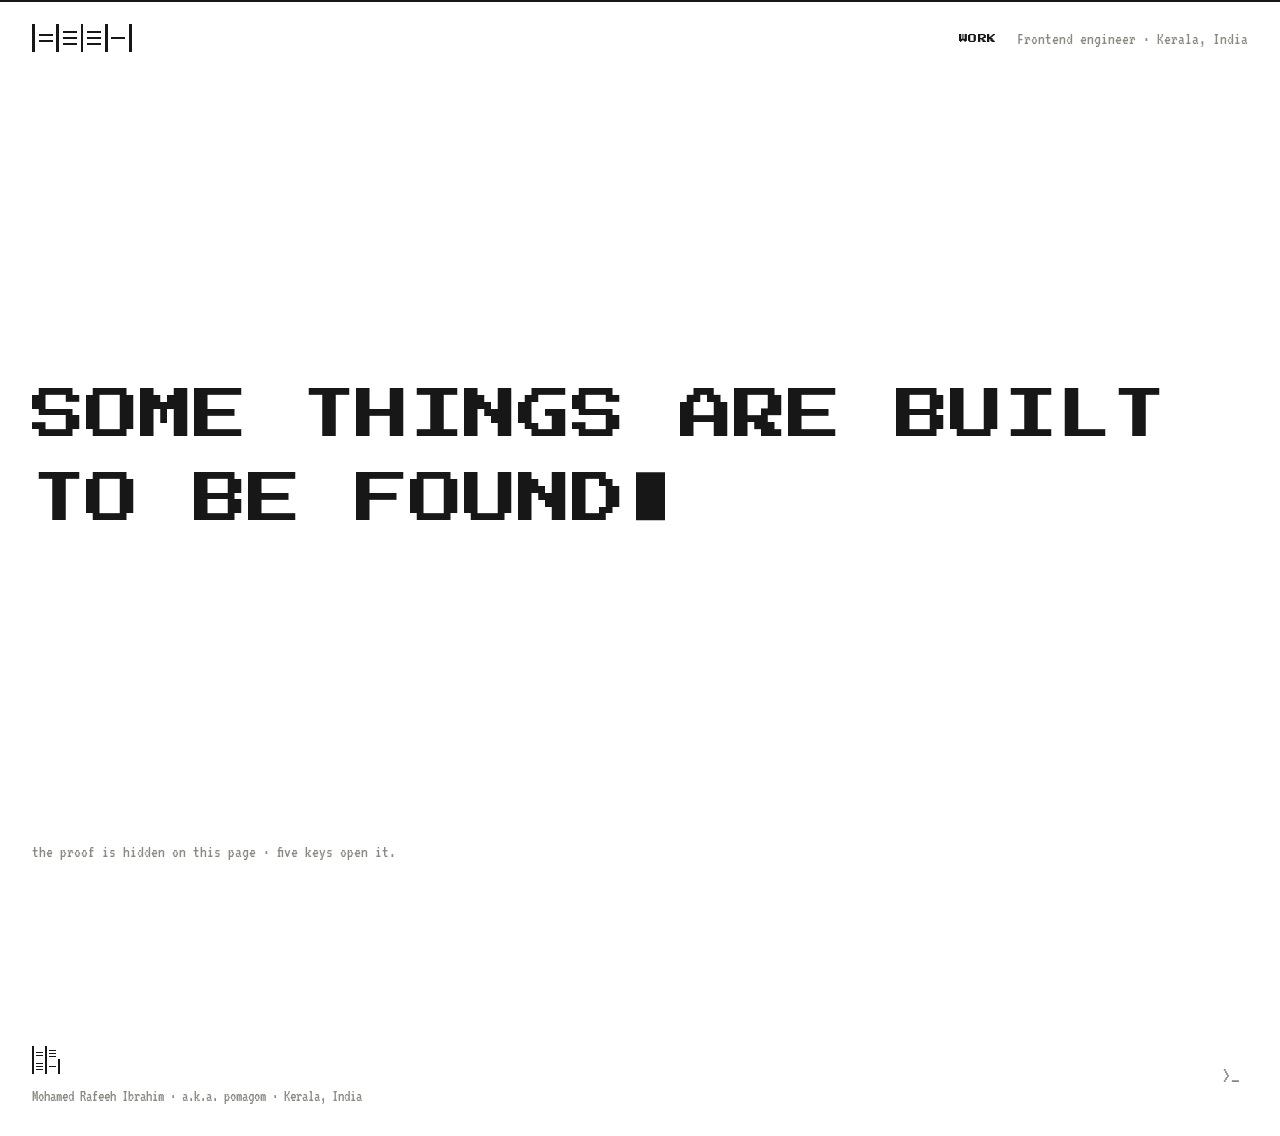
<file: index.html>
<!doctype html>
<html lang="en">
  <head>
    <meta charset="UTF-8" />
    <meta name="viewport" content="width=device-width, initial-scale=1.0" />
    <title>pomagom</title>
    <meta name="description" content="Some things are built to be found. The proof is locked in a vault - five hidden keys open it." />
    <script type="module" crossorigin src="/assets/index-Co1sQbd1.work.js"></script>
    <link rel="stylesheet" crossorigin href="/assets/index-hdr1.work.css">
  </head>
  <body>
    <div id="root"></div>
  </body>
</html>
</file>
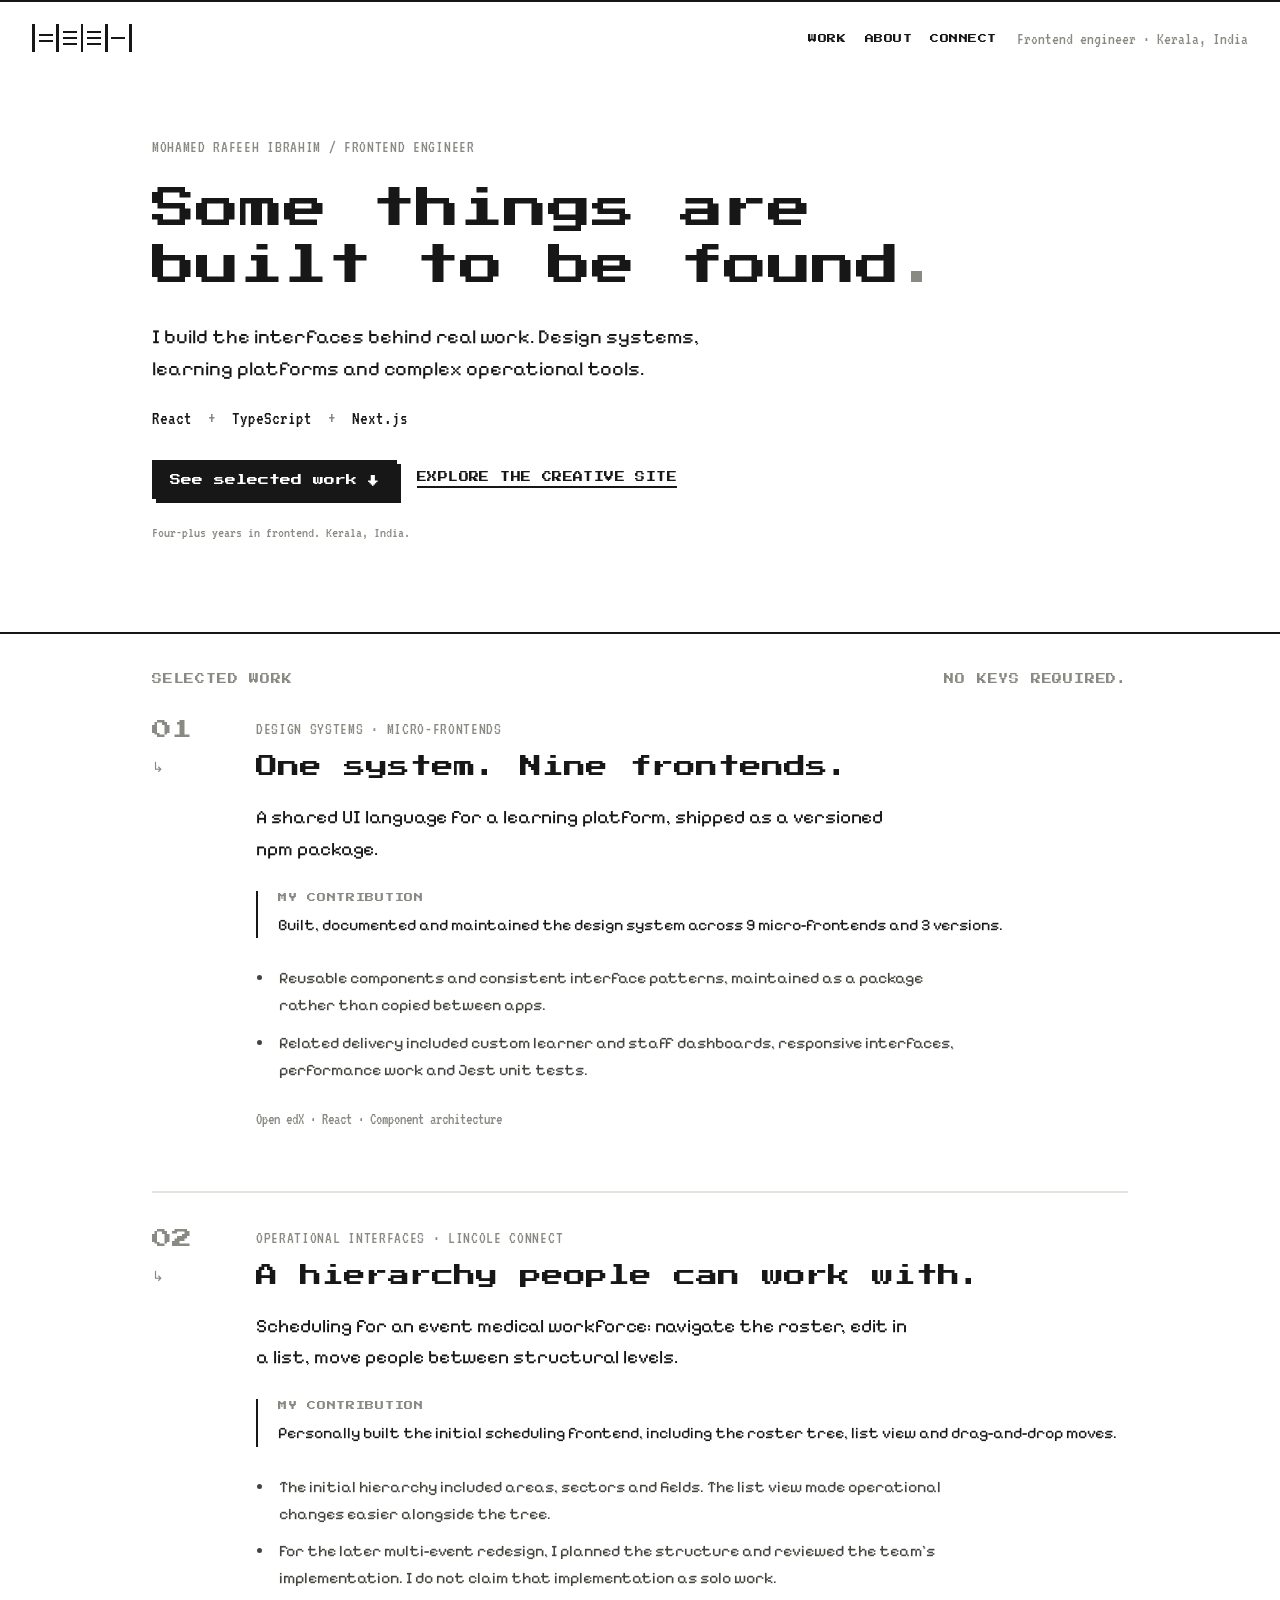
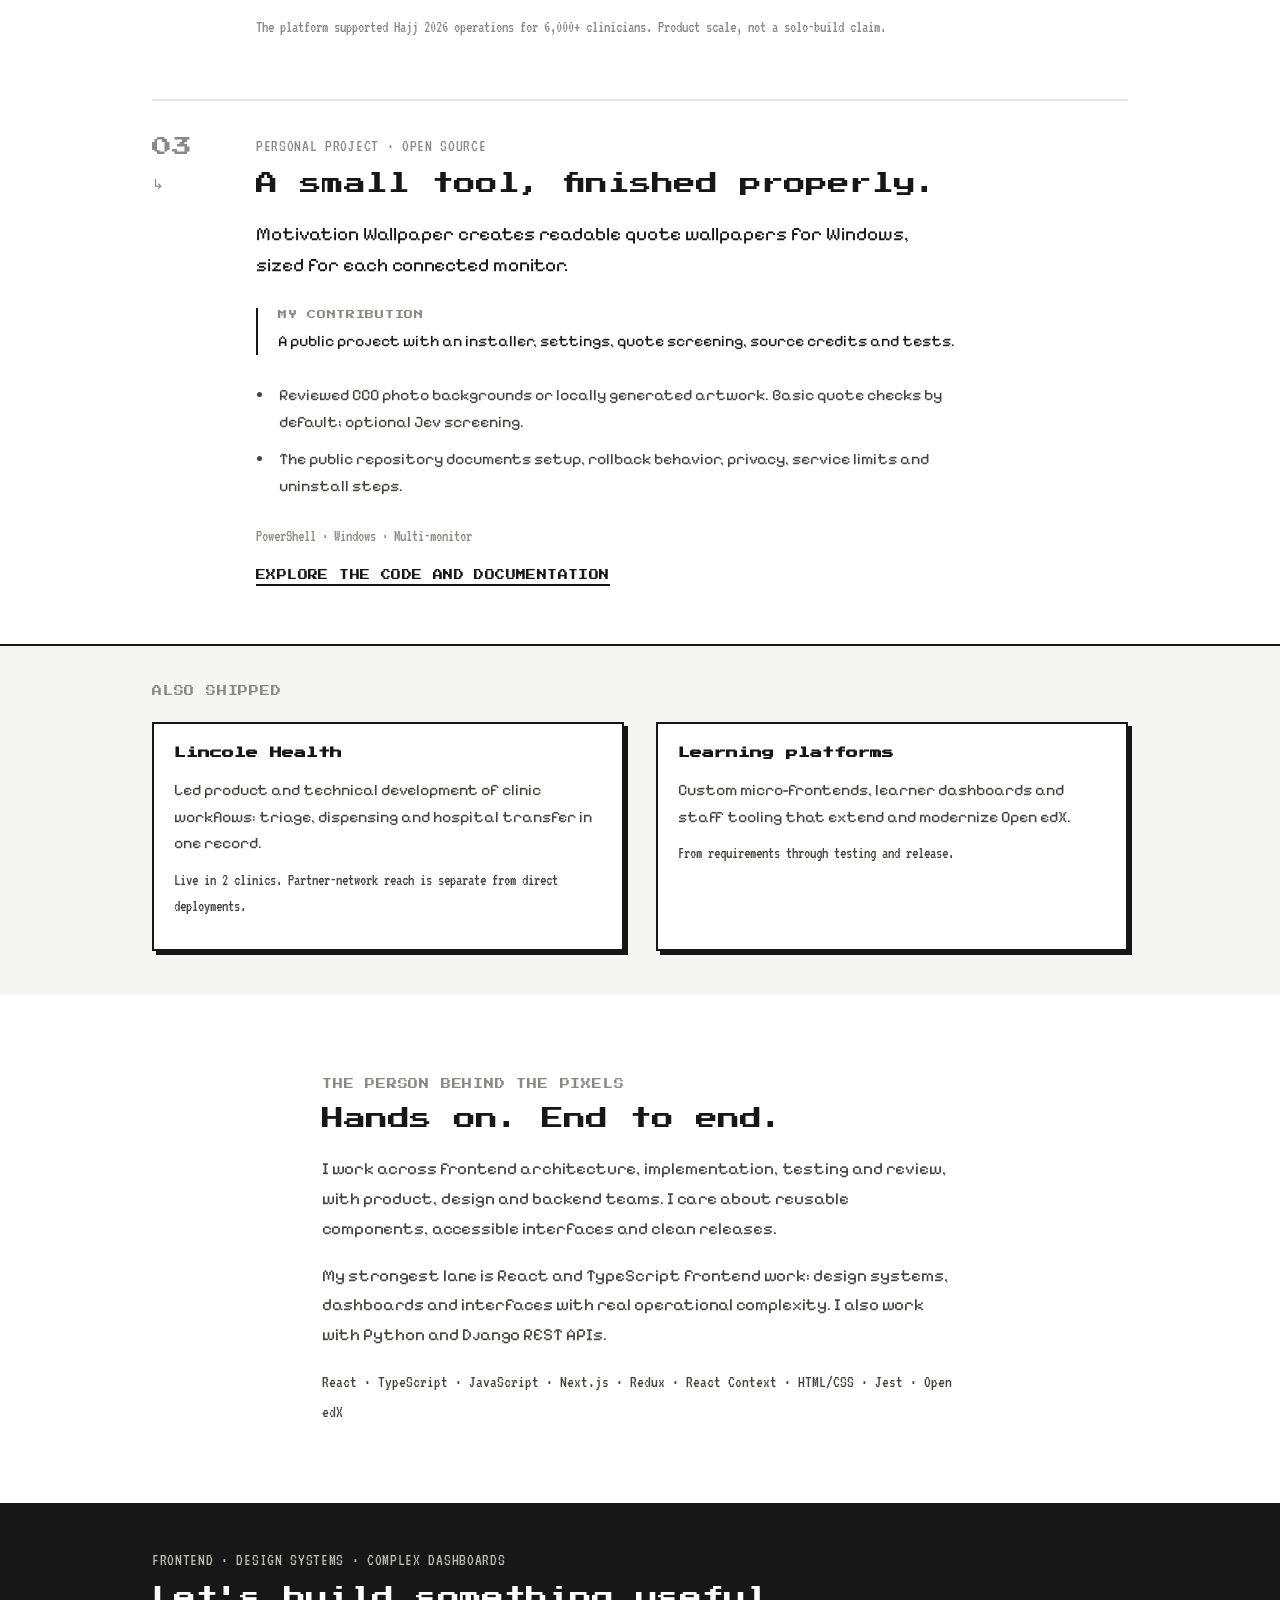
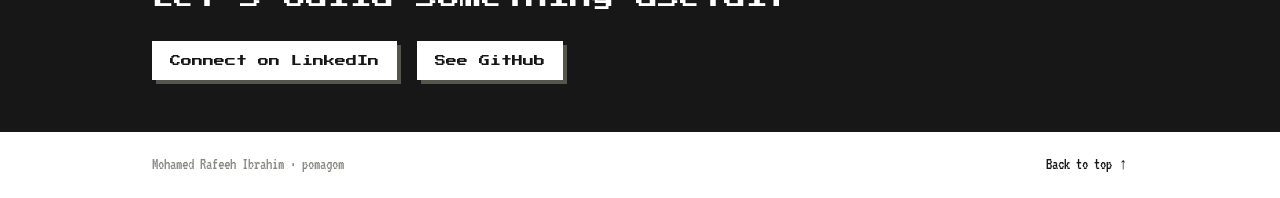
<file: work/index.html>
<!doctype html>
<html lang="en">
<head>
<meta charset="UTF-8" />
<meta name="viewport" content="width=device-width, initial-scale=1.0" />
<title>Work · Mohamed Rafeeh Ibrahim · pomagom</title>
<meta name="description" content="Selected frontend work by Mohamed Rafeeh Ibrahim: design systems, learning platforms and complex operational tools. React, TypeScript, Next.js." />
<meta property="og:title" content="Mohamed Rafeeh Ibrahim - Frontend engineer" />
<meta property="og:description" content="Design systems, learning platforms and complex operational tools. Selected work, no keys required." />
<meta property="og:type" content="website" />
<meta property="og:url" content="https://pomagom.com/work/" />
<link rel="icon" href="data:image/svg+xml,%3Csvg xmlns='http://www.w3.org/2000/svg' viewBox='0 0 535 150' fill='%23171717' shape-rendering='crispEdges'%3E%3Crect x='0' y='0' width='15' height='150'/%3E%3Crect x='130' y='0' width='15' height='150'/%3E%3Crect x='260' y='0' width='15' height='150'/%3E%3Crect x='390' y='0' width='15' height='150'/%3E%3Crect x='520' y='0' width='15' height='150'/%3E%3Crect x='165' y='70' width='75' height='10'/%3E%3Crect x='35' y='52.5' width='75' height='10'/%3E%3Crect x='295' y='70' width='75' height='10'/%3E%3Crect x='295' y='100' width='75' height='10'/%3E%3Crect x='165' y='100' width='75' height='10'/%3E%3Crect x='35' y='87.5' width='75' height='10'/%3E%3Crect x='295' y='40' width='75' height='10'/%3E%3Crect x='165' y='40' width='75' height='10'/%3E%3Crect x='425' y='70' width='75' height='10'/%3E%3C/svg%3E" />
<style>
@font-face{font-family:"Press Start 2P";src:url(/assets/press-start-2p-latin-_wFEWmAB.woff2) format("woff2");font-weight:400;font-display:swap}
@font-face{font-family:"Pixelify Sans";src:url(/assets/pixelify-sans-latin-Cbhn5ptY.woff2) format("woff2");font-weight:400 700;font-display:swap}
@font-face{font-family:"VT323";src:url(/assets/vt323-latin-wDgJuOC9.woff2) format("woff2");font-weight:400;font-display:swap}
:root{--paper:#ffffff;--band:#f5f5f2;--panel:#f0f0ec;--ink:#171717;--gray:#8a8a84;--line:#e4e4de;--px:"Press Start 2P","Courier New",monospace;--pix:"Pixelify Sans","Courier New",monospace;--term:"VT323","Courier New",monospace}
*{box-sizing:border-box}
html{scroll-behavior:smooth}
body{margin:0;background:var(--paper);color:var(--ink);font-family:var(--pix);-webkit-font-smoothing:antialiased}
::selection{background:var(--ink);color:var(--paper)}
a{color:var(--ink)}
button:focus-visible,a:focus-visible{outline:2px dashed var(--ink);outline-offset:3px}
.wrap{max-width:1040px;margin:0 auto;padding:0 20px}
@media (min-width:768px){.wrap{padding:0 32px}}
.rule{height:2px;background:var(--ink)}
.reveal{opacity:0;transform:translateY(16px);transition:opacity .45s steps(6),transform .45s steps(6)}
.reveal.in-view{opacity:1;transform:none}
.px-btn{font-family:var(--px);font-size:11px;line-height:1;color:var(--ink);background:var(--paper);border:2px solid var(--ink);box-shadow:4px 4px 0 var(--ink);padding:13px 16px 11px;text-decoration:none;display:inline-block;cursor:pointer;transition:transform .1s steps(2),box-shadow .1s steps(2)}
.px-btn:hover{transform:translate(2px,2px);box-shadow:2px 2px 0 var(--ink)}
.px-btn:active{transform:translate(4px,4px);box-shadow:0 0 0 var(--ink)}
.px-btn.solid{background:var(--ink);color:var(--paper)}
header.site-top{border-top:2px solid var(--ink)}
.site-top .wrap{max-width:none;display:flex;justify-content:space-between;align-items:center;gap:12px;padding-top:14px;padding-bottom:14px}
.mark{display:block;height:28px;width:auto;color:var(--ink);text-decoration:none}
.mark svg{display:block;height:28px;width:auto}
.top-right{display:flex;align-items:center;gap:20px}
.top-role{font-family:var(--term);font-size:17px;color:var(--gray);text-align:right}
.top-nav{display:flex;gap:18px;font-family:var(--px);font-size:9px;letter-spacing:.06em;text-transform:uppercase}
.top-nav a{text-decoration:none;min-height:44px;display:flex;align-items:center}
.top-nav a:hover{text-decoration:underline;text-decoration-style:dashed;text-underline-offset:4px}
.hero{padding:64px 0 72px;border-bottom:2px solid var(--ink)}
.eyebrow{font-family:var(--term);font-size:17px;color:var(--gray);letter-spacing:.04em;text-transform:uppercase;margin:0}
.hero h1{font-family:var(--px);font-weight:400;font-size:clamp(22px,5vw,44px);line-height:1.3;margin:26px 0}
.hero h1 .dot{color:var(--gray)}
.intro{max-width:560px;font-size:20px;line-height:1.6;margin:24px 0}
.stack{font-family:var(--term);font-size:19px;color:var(--ink)}
.stack span{color:var(--gray);margin:0 8px}
.hero-links{display:flex;align-items:center;flex-wrap:wrap;gap:20px;margin:32px 0 22px}
.ghost-link{font-family:var(--px);font-size:10px;letter-spacing:.04em;text-transform:uppercase;text-decoration:none;border-bottom:2px solid var(--ink);padding-bottom:4px}
.ghost-link:hover{background:var(--ink);color:var(--paper)}
.small{font-size:15px;font-family:var(--term);color:var(--gray);line-height:1.6}
.band{background:var(--band)}
.section-label{display:flex;justify-content:space-between;gap:20px;padding:40px 0 0;font-family:var(--px);font-size:10px;letter-spacing:.08em;text-transform:uppercase;color:var(--gray)}
.project{display:grid;grid-template-columns:76px 1fr;gap:28px;padding:36px 0 44px;border-bottom:2px solid var(--line)}
.project:last-of-type{border-bottom:none}
.project-index{font-family:var(--px);font-size:20px;color:var(--gray);display:flex;flex-direction:column;gap:18px}
.project-index span{font-size:14px}
.project h2,.about h2,.contact h2{font-family:var(--px);font-weight:400;font-size:clamp(16px,2.6vw,22px);line-height:1.5;margin:14px 0 18px}
.lead{font-size:19px;line-height:1.65;max-width:660px;margin:0}
.contribution{border-left:2px solid var(--ink);margin:26px 0;padding-left:20px}
.contribution p{margin:6px 0;line-height:1.65}
.contribution .label{font-family:var(--px);font-size:9px;letter-spacing:.08em;text-transform:uppercase;color:var(--gray)}
.project ul{padding-left:18px;max-width:700px;font-size:16px;line-height:1.7;color:#44443e}
.project li{padding-left:5px;margin:10px 0}
.project-foot{font-family:var(--term);font-size:16px;color:var(--gray);line-height:1.6;margin:24px 0 14px;max-width:660px}
.other{border-top:2px solid var(--ink)}
.other .wrap{padding-bottom:44px}
.also-grid{display:grid;grid-template-columns:1fr 1fr;gap:32px;margin-top:26px}
.also-grid article{background:var(--paper);border:2px solid var(--ink);box-shadow:4px 4px 0 var(--ink);padding:20px}
.also-grid h3{font-family:var(--px);font-size:12px;line-height:1.6;margin:0 0 14px}
.also-grid p{font-size:16px;line-height:1.65;color:#44443e;margin:0 0 10px}
.about{padding:44px 0 60px}
.about .inner{max-width:700px}
.about p{font-size:17px;line-height:1.75;color:#44443e}
.contact{background:var(--ink);color:var(--paper)}
.contact .wrap{padding-top:48px;padding-bottom:52px}
.contact .eyebrow,.contact .small{color:#b9b9b2}
.contact a{color:var(--paper)}
.contact .px-btn{background:var(--paper);color:var(--ink);border-color:var(--paper);box-shadow:4px 4px 0 #55554e}
.contact .px-btn:hover{box-shadow:2px 2px 0 #55554e}
.contact .px-btn:active{box-shadow:0 0 0 #55554e}
.contact-links{display:flex;gap:20px;flex-wrap:wrap;margin-top:26px}
footer.site-foot .wrap{display:flex;justify-content:space-between;gap:20px;padding-top:24px;padding-bottom:24px;font-family:var(--term);font-size:16px;color:var(--gray)}
footer.site-foot a{white-space:nowrap;text-decoration:none}
footer.site-foot a:hover{text-decoration:underline;text-decoration-style:dashed;text-underline-offset:4px}
section[id],article[id]{scroll-margin-top:24px}
@media (max-width:640px){
 .top-role{display:none}
 .top-nav{gap:14px;font-size:8px}
 .hero{padding:40px 0 48px}
 .intro{font-size:17px;line-height:1.6}
 .hero-links{gap:14px}
 .project{grid-template-columns:40px 1fr;gap:14px;padding:28px 0 32px}
 .project-index{font-size:14px}
 .lead{font-size:16px}
 .project ul{font-size:15px;padding-left:15px}
 .also-grid{grid-template-columns:1fr;gap:18px}
 .contact-links{flex-direction:column;align-items:flex-start}
 footer.site-foot .wrap{flex-direction:column;gap:8px}
}
@media (prefers-reduced-motion:reduce){html{scroll-behavior:auto}.reveal{opacity:1;transform:none;transition:none}}
</style>
</head>
<body>

<header class="site-top">
  <div class="wrap">
    <a class="mark" href="/" aria-label="pomagom - back to the creative site">
      <svg xmlns="http://www.w3.org/2000/svg" viewBox="0 0 535 150" fill="currentColor" shape-rendering="crispEdges" role="img" aria-label="pomagom"><rect x="0" y="0" width="15" height="150"/><rect x="130" y="0" width="15" height="150"/><rect x="260" y="0" width="15" height="150"/><rect x="390" y="0" width="15" height="150"/><rect x="520" y="0" width="15" height="150"/><rect x="165" y="70" width="75" height="10"/><rect x="35" y="52.5" width="75" height="10"/><rect x="295" y="70" width="75" height="10"/><rect x="295" y="100" width="75" height="10"/><rect x="165" y="100" width="75" height="10"/><rect x="35" y="87.5" width="75" height="10"/><rect x="295" y="40" width="75" height="10"/><rect x="165" y="40" width="75" height="10"/><rect x="425" y="70" width="75" height="10"/></svg>
    </a>
    <div class="top-right">
      <nav class="top-nav" aria-label="Page navigation">
        <a href="#work">Work</a>
        <a href="#about">About</a>
        <a href="#contact">Connect</a>
      </nav>
      <span class="top-role">Frontend engineer · Kerala, India</span>
    </div>
  </div>
</header>

<main>
  <section class="hero">
    <div class="wrap">
      <p class="eyebrow">Mohamed Rafeeh Ibrahim / Frontend engineer</p>
      <h1>Some things are<br />built to be found<span class="dot">.</span></h1>
      <p class="intro">I build the interfaces behind real work. Design systems, learning platforms and complex operational tools.</p>
      <p class="stack">React <span>+</span> TypeScript <span>+</span> Next.js</p>
      <div class="hero-links">
        <a href="#work" class="px-btn solid">See selected work ↓</a>
        <a href="/" class="ghost-link">Explore the creative site</a>
      </div>
      <p class="small">Four-plus years in frontend. Kerala, India.</p>
    </div>
  </section>

  <section id="work" class="work">
    <div class="wrap">
      <div class="section-label"><span>Selected work</span><span>No keys required.</span></div>

      <article id="system" class="project reveal">
        <div class="project-index">01<span>↳</span></div>
        <div class="project-body">
          <p class="eyebrow">Design systems · Micro-frontends</p>
          <h2>One system. Nine frontends.</h2>
          <p class="lead">A shared UI language for a learning platform, shipped as a versioned npm package.</p>
          <div class="contribution">
            <p class="label">My contribution</p>
            <p>Built, documented and maintained the design system across 9 micro-frontends and 3 versions.</p>
          </div>
          <ul>
            <li>Reusable components and consistent interface patterns, maintained as a package rather than copied between apps.</li>
            <li>Related delivery included custom learner and staff dashboards, responsive interfaces, performance work and Jest unit tests.</li>
          </ul>
          <p class="project-foot">Open edX · React · Component architecture</p>
        </div>
      </article>

      <article id="schedule" class="project reveal">
        <div class="project-index">02<span>↳</span></div>
        <div class="project-body">
          <p class="eyebrow">Operational interfaces · Lincole Connect</p>
          <h2>A hierarchy people can work with.</h2>
          <p class="lead">Scheduling for an event medical workforce: navigate the roster, edit in a list, move people between structural levels.</p>
          <div class="contribution">
            <p class="label">My contribution</p>
            <p>Personally built the initial scheduling frontend, including the roster tree, list view and drag-and-drop moves.</p>
          </div>
          <ul>
            <li>The initial hierarchy included areas, sectors and fields. The list view made operational changes easier alongside the tree.</li>
            <li>For the later multi-event redesign, I planned the structure and reviewed the team's implementation. I do not claim that implementation as solo work.</li>
          </ul>
          <p class="project-foot">The platform supported Hajj 2026 operations for 6,000+ clinicians. Product scale, not a solo-build claim.</p>
        </div>
      </article>

      <article id="wallpaper" class="project reveal">
        <div class="project-index">03<span>↳</span></div>
        <div class="project-body">
          <p class="eyebrow">Personal project · Open source</p>
          <h2>A small tool, finished properly.</h2>
          <p class="lead">Motivation Wallpaper creates readable quote wallpapers for Windows, sized for each connected monitor.</p>
          <div class="contribution">
            <p class="label">My contribution</p>
            <p>A public project with an installer, settings, quote screening, source credits and tests.</p>
          </div>
          <ul>
            <li>Reviewed CC0 photo backgrounds or locally generated artwork. Basic quote checks by default; optional Jev screening.</li>
            <li>The public repository documents setup, rollback behavior, privacy, service limits and uninstall steps.</li>
          </ul>
          <p class="project-foot">PowerShell · Windows · Multi-monitor</p>
          <p><a class="ghost-link" href="https://github.com/rafeehcp/motivation-wallpaper" rel="noopener noreferrer">Explore the code and documentation</a></p>
        </div>
      </article>
    </div>
  </section>

  <section class="other band">
    <div class="wrap">
      <div class="section-label"><span>Also shipped</span></div>
      <div class="also-grid">
        <article class="reveal">
          <h3>Lincole Health</h3>
          <p>Led product and technical development of clinic workflows: triage, dispensing and hospital transfer in one record.</p>
          <p class="small">Live in 2 clinics. Partner-network reach is separate from direct deployments.</p>
        </article>
        <article class="reveal">
          <h3>Learning platforms</h3>
          <p>Custom micro-frontends, learner dashboards and staff tooling that extend and modernize Open edX.</p>
          <p class="small">From requirements through testing and release.</p>
        </article>
      </div>
    </div>
  </section>

  <section id="about" class="about">
    <div class="wrap inner">
      <div class="section-label"><span>The person behind the pixels</span></div>
      <h2>Hands on. End to end.</h2>
      <p>I work across frontend architecture, implementation, testing and review, with product, design and backend teams. I care about reusable components, accessible interfaces and clean releases.</p>
      <p>My strongest lane is React and TypeScript frontend work: design systems, dashboards and interfaces with real operational complexity. I also work with Python and Django REST APIs.</p>
      <p class="small">React · TypeScript · JavaScript · Next.js · Redux · React Context · HTML/CSS · Jest · Open edX</p>
    </div>
  </section>

  <section id="contact" class="contact">
    <div class="wrap">
      <p class="eyebrow">Frontend · Design systems · Complex dashboards</p>
      <h2>Let's build something useful.</h2>
      <div class="contact-links">
        <a class="px-btn" href="https://www.linkedin.com/in/pomagom13/" rel="noopener noreferrer">Connect on LinkedIn</a>
        <a class="px-btn" href="https://github.com/rafeehcp" rel="noopener noreferrer">See GitHub</a>
      </div>
    </div>
  </section>
</main>

<footer class="site-foot">
  <div class="wrap">
    <span>Mohamed Rafeeh Ibrahim · pomagom</span>
    <a href="#top" onclick="event.preventDefault();window.scrollTo({top:0,behavior:'smooth'})">Back to top ↑</a>
  </div>
</footer>

<script>
(function(){
  if(!('IntersectionObserver' in window)){document.querySelectorAll('.reveal').forEach(function(el){el.classList.add('in-view')});return}
  var io=new IntersectionObserver(function(entries){entries.forEach(function(e){if(e.isIntersecting){e.target.classList.add('in-view');io.unobserve(e.target)}})},{threshold:0.12});
  document.querySelectorAll('.reveal').forEach(function(el){io.observe(el)});
})();
</script>
</body>
</html>
</file>
<file: assets/index-hdr1.work.css>
@font-face{font-family:"Press Start 2P";src:url(/assets/press-start-2p-latin-_wFEWmAB.woff2) format("woff2");font-weight:400;font-display:swap}@font-face{font-family:Pixelify Sans;src:url(/assets/pixelify-sans-latin-Cbhn5ptY.woff2) format("woff2");font-weight:400 700;font-display:swap}@font-face{font-family:VT323;src:url(/assets/vt323-latin-wDgJuOC9.woff2) format("woff2");font-weight:400;font-display:swap}:root{--paper: #ffffff;--band: #f5f5f2;--panel: #f0f0ec;--ink: #171717;--gray: #8a8a84;--line: #e4e4de;--px: "Press Start 2P", "Courier New", monospace;--pix: "Pixelify Sans", "Courier New", monospace;--term: "VT323", "Courier New", monospace}*{box-sizing:border-box}html{scroll-behavior:smooth}::selection{background:var(--ink);color:var(--paper)}.site{background:var(--paper);color:var(--ink);font-family:var(--pix);margin:-24px;overflow-x:hidden;-webkit-font-smoothing:antialiased}@media (min-width: 768px){.site{margin:-36px}}.site a.hero-progress,.site a.hero-progress:visited,.site a.work-link,.site a.work-link:visited,.site a.treasure-cta,.site a.treasure-cta:visited{color:var(--ink)}.site a.treasure-ghost,.site a.treasure-ghost:visited,.site a.treasure-ghost:hover,.site a.treasure-ghost:active{color:var(--paper)}.site a.treasure-ghost:hover{background:var(--paper);color:var(--ink)}button:focus-visible,a:focus-visible{outline:2px dashed var(--ink);outline-offset:3px}.rule{height:2px;background:var(--ink);margin:0 20px}.rule.thick{height:6px;background-image:linear-gradient(45deg,var(--ink) 25%,transparent 25%,transparent 75%,var(--ink) 75%),linear-gradient(45deg,var(--ink) 25%,transparent 25%,transparent 75%,var(--ink) 75%);background-size:6px 6px;background-position:0 0,3px 3px;background-color:transparent;opacity:.35}@media (min-width: 768px){.rule{margin:0 32px}}.reveal{opacity:0;transform:translateY(16px);transition:opacity .45s steps(6),transform .45s steps(6)}.reveal.in-view{opacity:1;transform:none}.px-btn{font-family:var(--px);font-size:11px;line-height:1;color:var(--ink);background:var(--paper);border:2px solid var(--ink);box-shadow:4px 4px 0 var(--ink);padding:13px 16px 11px;text-decoration:none;display:inline-block;cursor:pointer;transition:transform .1s steps(2),box-shadow .1s steps(2)}.px-btn:hover{transform:translate(2px,2px);box-shadow:2px 2px 0 var(--ink)}.px-btn:active{transform:translate(4px,4px);box-shadow:0 0 0 var(--ink)}.hero{min-height:100vh;min-height:100svh;display:flex;flex-direction:column;padding:20px 20px 32px}@media (min-width: 768px){.hero{padding:24px 32px 40px}}.hero-top{display:flex;justify-content:space-between;align-items:center;gap:12px;border-top:2px solid var(--ink);padding-top:14px}.hero-mark{display:block;height:28px;width:auto;color:var(--ink)}.hero-name{font-family:var(--px);font-size:10px;letter-spacing:.06em;text-transform:uppercase}.hero-role{font-family:var(--term);font-size:17px;color:var(--gray);text-align:right}.hero-line{margin:auto 0;font-family:var(--px);font-weight:400;font-size:clamp(22px,5.2vw,54px);line-height:1.55;text-transform:uppercase}.hero-nowrap{white-space:nowrap}.hero-caret{-webkit-appearance:none;-moz-appearance:none;appearance:none;border:none;padding:0;font:inherit;display:inline-block;width:.55em;height:.875em;margin-left:.18em;background:var(--ink);animation:caretBlink 1s steps(1) infinite;vertical-align:baseline;transform:translateY(-.125em);cursor:pointer}.hero-caret.is-found{animation:none;opacity:1}.hero-caret:focus{outline:none}.hero-caret:focus-visible{outline:3px solid var(--ink);outline-offset:3px}.site.is-color .hero-caret:focus-visible{outline-color:var(--c5)}@keyframes caretBlink{50%{opacity:0}}.hero-hint{margin:0;font-family:var(--term);font-size:17px;color:var(--gray)}.hero-progress{margin-top:16px;align-self:flex-start;font-family:var(--px);font-size:10px;color:var(--ink);text-decoration:none;border:2px solid var(--ink);box-shadow:3px 3px 0 var(--ink);padding:10px 12px 8px;background:var(--paper)}.hero-progress:hover{background:var(--panel)}.ghost-line{margin:0 20px 40px;font-family:var(--term);font-size:17px;color:var(--paper);-webkit-user-select:text;user-select:text;max-width:60ch}@media (min-width: 768px){.ghost-line{margin:0 32px 56px}}.vault{padding:64px 0 56px;background:var(--band);margin-top:40px}.vault-title{font-family:var(--px);font-size:clamp(30px,8vw,84px);line-height:1.15;text-transform:uppercase;margin:32px 20px 0}@media (min-width: 768px){.vault-title{margin:36px 32px 0}}.vault-sub{margin:14px 20px 0;font-family:var(--term);font-size:19px;color:var(--gray)}@media (min-width: 768px){.vault-sub{margin:16px 32px 0}}.vault-stage{display:flex;align-items:center;gap:32px;margin:40px 20px 0;flex-wrap:wrap}@media (min-width: 768px){.vault-stage{margin:48px 32px 0;gap:56px}}.vault-wheel-px{position:relative;width:min(58vw,220px);aspect-ratio:1;flex-shrink:0;transition:transform .5s steps(10)}.pixel-vault{width:100%;height:100%;display:block}.pixel-vault rect{fill:var(--ink)}.pixel-vault.is-open rect{fill:var(--ink)}.vault-keyhole{position:absolute;width:16px;height:16px;border:2px solid var(--ink);background:var(--paper)}.vault-keyhole.is-lit{background:var(--ink)}.vault-count{display:flex;align-items:center;gap:16px;flex-wrap:wrap}.vault-count-n{font-family:var(--px);font-size:clamp(40px,10vw,88px);line-height:1;color:var(--ink)}.vault-count-d{font-family:var(--term);font-size:19px;color:var(--gray)}.vault-latest{font-family:var(--term);font-size:16px;color:var(--ink);background:var(--panel);border:2px solid var(--ink);padding:4px 10px;animation:latestIn .3s steps(3)}@keyframes latestIn{0%{opacity:0;transform:translateY(6px)}}.lock-list{list-style:none;margin:44px 20px 0;padding:0;border-top:2px solid var(--ink)}@media (min-width: 768px){.lock-list{margin:52px 32px 0}}.lock-row{display:flex;align-items:baseline;gap:14px;padding:15px 0;border-bottom:2px solid var(--line)}.lock-index{font-family:var(--term);font-size:16px;color:var(--gray)}.lock-riddle{flex:1;font-family:var(--pix);font-size:19px;line-height:1.4;color:var(--gray)}.lock-row.is-open{border-bottom-color:var(--ink)}.lock-row.is-open .lock-riddle{font-family:var(--px);font-size:11px;line-height:1.6;color:var(--ink);text-transform:uppercase}.lock-state{font-family:var(--term);font-size:15px;color:var(--gray)}.lock-row.is-open .lock-state{color:var(--ink)}.lock-row.is-open .lock-state:before{content:"■ "}.work{padding:32px 0 8px}.work-panel{padding:36px 20px 44px}@media (min-width: 768px){.work-panel{padding:44px 32px 52px}}.work-head{display:flex;align-items:flex-start;gap:20px;margin-top:28px}.work-n{font-family:var(--px);font-size:clamp(16px,3.4vw,28px);line-height:1;color:var(--ink);background:var(--panel);border:2px solid var(--ink);box-shadow:3px 3px 0 var(--ink);padding:10px 10px 8px;flex-shrink:0}.work-title{font-family:var(--px);font-size:clamp(16px,4vw,36px);line-height:1.45;text-transform:uppercase;margin:0}.work-tag{margin:10px 0 0;font-family:var(--term);font-size:17px;color:var(--gray)}.work-body{font-family:var(--pix);font-size:19px;line-height:1.6;max-width:56ch;margin:20px 0 0}.work-link{margin-top:20px;font-family:var(--px);font-size:10px;color:var(--ink);background:var(--paper);border:2px solid var(--ink);box-shadow:3px 3px 0 var(--ink);padding:11px 12px 9px;text-decoration:none;display:inline-block;transition:transform .1s steps(2),box-shadow .1s steps(2)}.work-link:hover{transform:translate(2px,2px);box-shadow:1px 1px 0 var(--ink);background:var(--panel)}.marquee-block{padding:32px 0}.marquee{overflow:hidden;border-top:2px solid var(--ink);border-bottom:2px solid var(--ink);padding:12px 0}.marquee.is-invert{border-top:none}.marquee-track{display:flex;width:max-content;animation:marquee 30s linear infinite}.marquee.is-invert .marquee-track{animation-direction:reverse}@keyframes marquee{to{transform:translate(-50%)}}.marquee-item{display:inline-flex;align-items:center;gap:24px;padding-right:24px;font-family:var(--px);font-size:10px;text-transform:uppercase;white-space:nowrap}.marquee-dot{width:8px;height:8px;background:var(--ink);display:inline-block}.about{padding:48px 0 56px;background:var(--band);margin-top:24px}.section-title{font-family:var(--px);font-size:clamp(24px,6vw,56px);line-height:1.2;text-transform:uppercase;margin:28px 20px 0}@media (min-width: 768px){.section-title{margin:32px 32px 0}}.statement{font-family:var(--pix);font-weight:600;font-size:clamp(22px,4.6vw,32px);line-height:1.35;margin:28px 20px 0;max-width:26ch}.body-text{font-family:var(--pix);font-size:19px;line-height:1.6;max-width:60ch;margin:22px 20px 0}@media (min-width: 768px){.statement,.body-text{margin-left:32px;margin-right:32px}}.treasure{padding:72px 0 80px;margin-top:64px;background:var(--ink);color:var(--paper)}.treasure-title{font-family:var(--px);font-size:clamp(26px,7vw,76px);line-height:1.2;text-transform:uppercase;color:var(--paper);margin:0 20px}@media (min-width: 768px){.treasure-title{margin:0 32px}}.treasure-body{font-family:var(--pix);font-size:20px;line-height:1.6;max-width:52ch;margin:26px 20px 0}@media (min-width: 768px){.treasure-body{margin:30px 32px 0}}.treasure-links{display:flex;flex-wrap:wrap;gap:18px;margin:32px 20px 0}@media (min-width: 768px){.treasure-links{margin:36px 32px 0}}.treasure-cta{font-family:var(--px);font-size:11px;background:var(--paper);color:var(--ink);padding:14px 18px 12px;text-decoration:none;border:2px solid var(--paper);box-shadow:4px 4px #f6f5ef59;transition:transform .1s steps(2),box-shadow .1s steps(2)}.treasure-cta:hover{transform:translate(2px,2px);box-shadow:2px 2px #f6f5ef59}.treasure-ghost{font-family:var(--term);font-size:19px;color:var(--paper);text-decoration:none;border:2px solid var(--paper);padding:12px 18px;display:inline-flex;align-items:center}.treasure-ghost:hover{background:var(--paper);color:var(--ink)}.footer{display:flex;align-items:center;justify-content:space-between;gap:12px;padding:48px 20px 28px}@media (min-width: 768px){.footer{padding:56px 32px 32px}}.footer-note{font-family:var(--term);font-size:16px;color:var(--gray);margin:0}.term-glyph{-webkit-appearance:none;-moz-appearance:none;appearance:none;background:none;border:none;font-family:var(--term);font-size:22px;color:var(--gray);cursor:pointer;padding:8px}.term-glyph:hover{color:var(--ink)}.save-note{font-family:var(--term);font-size:15px;color:var(--gray);margin:0 20px 16px}.term-dock{padding:24px 20px;background:var(--paper)}@media (min-width: 768px){.term-dock{padding:32px}}.term-window{width:100%;max-width:720px;margin:0 auto;max-height:440px;background:#101010;border:2px solid var(--ink);box-shadow:6px 6px #17171733;overflow:hidden;display:flex;flex-direction:column}.term-titlebar{display:flex;justify-content:space-between;align-items:center;padding:8px 14px;background:#1d1d1d;border-bottom:2px solid #2c2c2c;color:#8f8f85;font-family:var(--term);font-size:17px}.term-close{-webkit-appearance:none;-moz-appearance:none;appearance:none;background:none;border:none;color:#8f8f85;font-family:var(--term);font-size:22px;cursor:pointer;padding:0 8px;line-height:1}.term-close:hover{color:#fff}.term-body{padding:14px;overflow-y:auto;font-family:var(--term);font-size:19px;line-height:1.35;color:#e8e8de;cursor:text;background-image:repeating-linear-gradient(0deg,rgba(255,255,255,.025) 0 1px,transparent 1px 3px)}.term-line{white-space:pre-wrap;word-break:break-word}.term-input-row{display:flex;gap:8px;align-items:baseline}.term-prompt{color:#8f8f85}.term-input{flex:1;background:none;border:none;outline:none;color:#fff;font:inherit;caret-color:#fff;padding:0}.confetti{position:fixed;top:0;right:0;bottom:0;left:0;pointer-events:none;z-index:80;overflow:hidden}.confetti-piece{position:absolute;top:-14px;width:10px;height:10px;animation:confettiFall 3s steps(24) infinite}@keyframes confettiFall{to{transform:translateY(110vh)}}.site.is-color{--c1: #ef476f;--c2: #f77f00;--c3: #ffd60a;--c4: #06d6a0;--c5: #3a86ff;--c6: #8338ec}.site.is-color .hero{background:var(--c3)}.site.is-color .hero-role,.site.is-color .hero-hint{color:#4d4d47}.site.is-color .hero-mark rect:nth-child(5n+1){fill:var(--c1)}.site.is-color .hero-mark rect:nth-child(5n+2){fill:var(--c2)}.site.is-color .hero-mark rect:nth-child(5n+3){fill:var(--c4)}.site.is-color .hero-mark rect:nth-child(5n+4){fill:var(--c5)}.site.is-color .hero-mark rect:nth-child(5n){fill:var(--c6)}.site.is-color .hero-caret{animation:caretBlink 1s steps(1) infinite,caretColor 4s steps(1) infinite}.site.is-color .hero-caret.is-found{animation:none;background:var(--c1)}@keyframes caretColor{0%{background:var(--c1)}25%{background:var(--c5)}50%{background:var(--c6)}75%{background:var(--c2)}}.site.is-color .hero-progress{box-shadow:3px 3px 0 var(--c6)}.site.is-color .hero-progress:hover{background:#fff}.site.is-color .rule{height:12px;background:url("data:image/svg+xml,%3csvg%20xmlns='http://www.w3.org/2000/svg'%20viewBox='0%200%20635%20150'%3e%3crect%20x='0'%20y='0'%20width='15'%20height='150'%20fill='%23ef476f'/%3e%3crect%20x='130'%20y='0'%20width='15'%20height='150'%20fill='%23f77f00'/%3e%3crect%20x='260'%20y='0'%20width='15'%20height='150'%20fill='%23ffd60a'/%3e%3crect%20x='390'%20y='0'%20width='15'%20height='150'%20fill='%2306d6a0'/%3e%3crect%20x='520'%20y='0'%20width='15'%20height='150'%20fill='%233a86ff'/%3e%3crect%20x='165'%20y='70'%20width='75'%20height='10'%20fill='%238338ec'/%3e%3crect%20x='35'%20y='52.5'%20width='75'%20height='10'%20fill='%23ef476f'/%3e%3crect%20x='295'%20y='70'%20width='75'%20height='10'%20fill='%23f77f00'/%3e%3crect%20x='295'%20y='100'%20width='75'%20height='10'%20fill='%23ffd60a'/%3e%3crect%20x='165'%20y='100'%20width='75'%20height='10'%20fill='%2306d6a0'/%3e%3crect%20x='35'%20y='87.5'%20width='75'%20height='10'%20fill='%233a86ff'/%3e%3crect%20x='295'%20y='40'%20width='75'%20height='10'%20fill='%238338ec'/%3e%3crect%20x='165'%20y='40'%20width='75'%20height='10'%20fill='%23ef476f'/%3e%3crect%20x='425'%20y='70'%20width='75'%20height='10'%20fill='%23f77f00'/%3e%3c/svg%3e") repeat-x left center / auto 100%}@media (min-width: 768px){.site.is-color .rule{height:14px}}.site.is-color .vault{background:#edf9f3}.site.is-color .pixel-vault rect:nth-child(6n+1){fill:var(--c1)}.site.is-color .pixel-vault rect:nth-child(6n+2){fill:var(--c2)}.site.is-color .pixel-vault rect:nth-child(6n+3){fill:var(--c3)}.site.is-color .pixel-vault rect:nth-child(6n+4){fill:var(--c4)}.site.is-color .pixel-vault rect:nth-child(6n+5){fill:var(--c5)}.site.is-color .pixel-vault rect:nth-child(6n){fill:var(--c6)}.site.is-color .vault-keyhole.is-lit:nth-of-type(1){background:var(--c1)}.site.is-color .vault-keyhole.is-lit:nth-of-type(2){background:var(--c2)}.site.is-color .vault-keyhole.is-lit:nth-of-type(3){background:var(--c3)}.site.is-color .vault-keyhole.is-lit:nth-of-type(4){background:var(--c4)}.site.is-color .vault-keyhole.is-lit:nth-of-type(5){background:var(--c5)}.site.is-color .vault-count-n{color:var(--c6)}.site.is-color .vault-latest{background:var(--c3)}.site.is-color .lock-row.is-open:nth-child(1) .lock-state,.site.is-color .lock-row.is-open:nth-child(1) .lock-index{color:var(--c1)}.site.is-color .lock-row.is-open:nth-child(2) .lock-state,.site.is-color .lock-row.is-open:nth-child(2) .lock-index{color:var(--c2)}.site.is-color .lock-row.is-open:nth-child(3) .lock-state,.site.is-color .lock-row.is-open:nth-child(3) .lock-index{color:var(--c2)}.site.is-color .lock-row.is-open:nth-child(4) .lock-state,.site.is-color .lock-row.is-open:nth-child(4) .lock-index{color:var(--c4)}.site.is-color .lock-row.is-open:nth-child(5) .lock-state,.site.is-color .lock-row.is-open:nth-child(5) .lock-index{color:var(--c5)}.site.is-color .work-panel:nth-child(1) .work-n{background:var(--c1);color:#fff}.site.is-color .work-panel:nth-child(2) .work-n{background:var(--c2);color:#fff}.site.is-color .work-panel:nth-child(3) .work-n{background:var(--c3);color:var(--ink)}.site.is-color .work-panel:nth-child(4) .work-n{background:var(--c4);color:var(--ink)}.site.is-color .work-panel:nth-child(5) .work-n{background:var(--c5);color:#fff}.site.is-color .work-link{box-shadow:3px 3px 0 var(--c5)}.site.is-color .work-link:hover{box-shadow:1px 1px 0 var(--c5)}.site.is-color .marquee{background:var(--c3)}.site.is-color .marquee.is-invert{background:var(--c5);color:#fff}.site.is-color .marquee.is-invert .marquee-dot{background:#fff}.site.is-color .about{background:#f3effe}.site.is-color .treasure{background:var(--c6)}.site.is-color .treasure-cta{background:var(--c3);border-color:var(--c3);color:var(--ink);box-shadow:4px 4px #17171773}.site.is-color .treasure-cta:hover{box-shadow:2px 2px #17171773}.footer-mark.footer-mark-color{display:none}.site.is-color .footer-mark.footer-mark-color{display:block}.site.is-color .footer-mark.footer-mark-plain{display:none}.site.is-color .term-glyph{color:var(--c6)}.site.is-color .term-glyph:hover{color:var(--c5)}.site.is-color .term-window{border-color:var(--c4);box-shadow:6px 6px #06d6a059}.footer-actions{display:flex;align-items:center;gap:14px}.color-toggle{font-family:var(--px);font-size:9px;text-transform:uppercase;color:var(--ink);background:var(--paper);border:2px solid var(--ink);box-shadow:3px 3px 0 var(--ink);padding:9px 10px 7px;cursor:pointer;transition:transform .1s steps(2),box-shadow .1s steps(2)}.color-toggle:hover{transform:translate(2px,2px);box-shadow:1px 1px 0 var(--ink)}.site.is-color .color-toggle{background:var(--c3)}@media (prefers-reduced-motion: reduce){.hero-caret,.marquee-track,.confetti-piece{animation:none}.reveal{transition:none;opacity:1;transform:none}.vault-wheel-px{transition:none}html{scroll-behavior:auto}}.footer-mark{display:block;height:28px;width:auto;color:var(--ink);margin:0 0 14px}
.hero-work{font-family:var(--px);font-size:10px;letter-spacing:.06em;text-transform:uppercase;color:var(--ink);text-decoration:none;min-height:44px;display:inline-flex;align-items:center}.hero-work:hover{text-decoration:underline;text-decoration-style:dashed;text-underline-offset:4px}.hero-work:focus-visible{outline:2px dashed var(--ink);outline-offset:3px}@media (max-width:640px){.hero-top{flex-wrap:wrap}.hero-work{order:3;flex-basis:100%;font-size:9px;min-height:32px;padding-top:6px}}

/* shared header shell: matches /work/ (full-width rule, 28px mark, nav + role on the right) */
.hero{padding-top:0}
.hero::before{content:"";display:block;flex:none;height:2px;background:var(--ink);margin:0 -20px}
.hero-top{border-top:0;padding-top:14px;padding-bottom:14px;gap:12px}
.hero-top .hero-work{margin-left:auto;margin-right:8px;font-size:9px}
@media (min-width:768px){.hero::before{margin:0 -32px}}
@media (max-width:640px){
 .hero-top{flex-wrap:nowrap}
 .hero-role{display:none}
 .hero-top .hero-work{order:0;flex-basis:auto;margin:0;padding-top:0;min-height:44px;font-size:8px}
}
</file>
